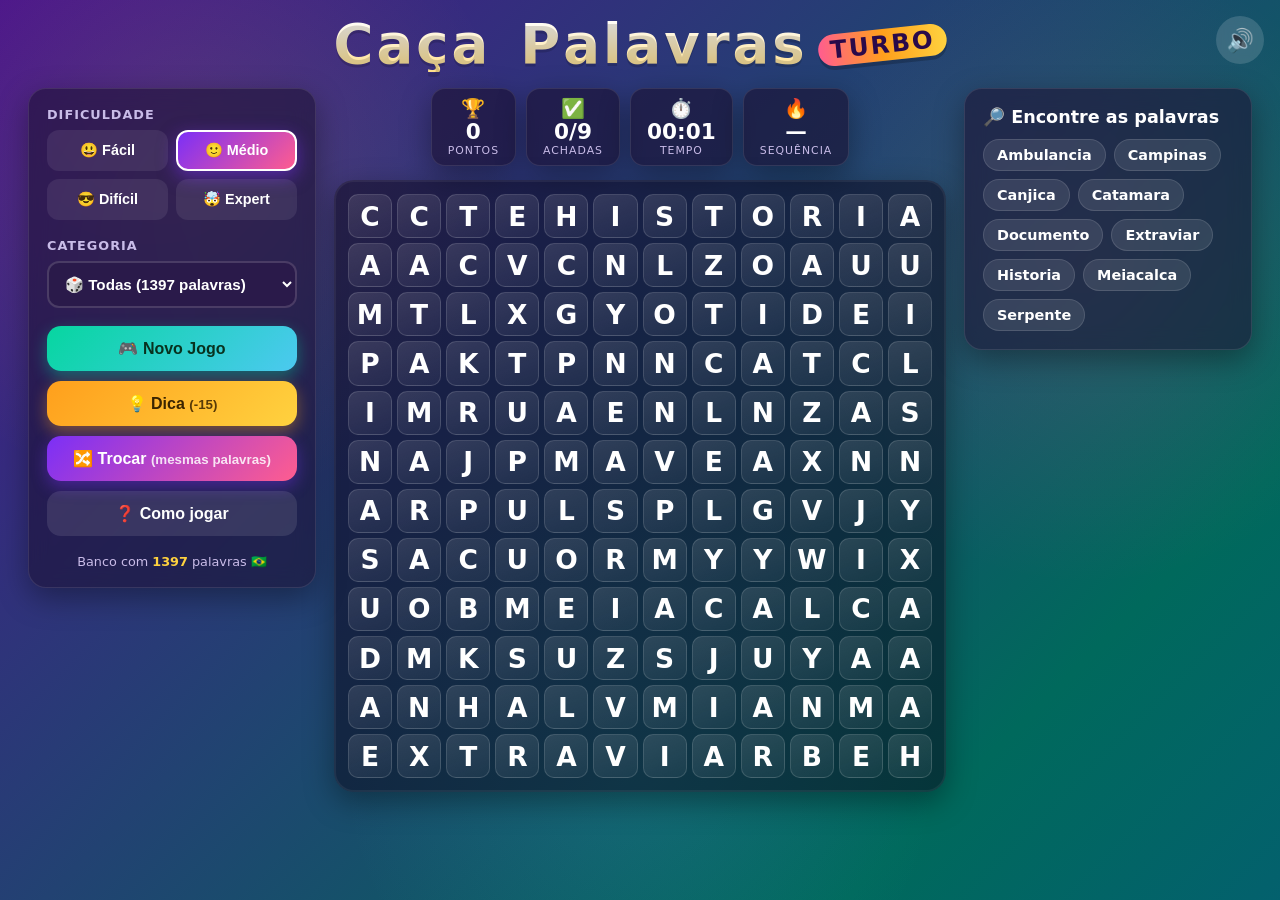
<file: index.html>
<!DOCTYPE html>
<html lang="pt-BR">
<head>
  <meta charset="UTF-8" />
  <meta name="viewport" content="width=device-width, initial-scale=1.0" />
  <meta name="theme-color" content="#7b2ff7" />
  <meta name="description" content="Caça-Palavras Turbo — jogo de caça-palavras colorido e divertido com palavras em todas as direções, dificuldades e mais de 1300 palavras." />
  <title>🔤 Caça-Palavras Turbo</title>
  <link rel="stylesheet" href="css/style.css?v=6" />
  <link rel="icon" href="data:image/svg+xml,<svg xmlns='http://www.w3.org/2000/svg' viewBox='0 0 100 100'><text y='.9em' font-size='90'>🔤</text></svg>" />
</head>
<body>
  <div class="fundo-animado" aria-hidden="true"></div>

  <header class="topo">
    <h1 class="titulo">
      <span class="letra" style="--i:0">C</span><span class="letra" style="--i:1">a</span><span class="letra" style="--i:2">ç</span><span class="letra" style="--i:3">a</span>
      <span class="titulo-espaco"></span>
      <span class="letra" style="--i:4">P</span><span class="letra" style="--i:5">a</span><span class="letra" style="--i:6">l</span><span class="letra" style="--i:7">a</span><span class="letra" style="--i:8">v</span><span class="letra" style="--i:9">r</span><span class="letra" style="--i:10">a</span><span class="letra" style="--i:11">s</span>
      <span class="turbo">TURBO</span>
    </h1>
    <button id="btn-mudo" class="btn-icone" title="Ligar/desligar som" aria-label="Som">🔊</button>
  </header>

  <main class="jogo">
    <!-- Painel de controles -->
    <section class="painel painel-controles">
      <div class="bloco">
        <label class="rotulo">Dificuldade</label>
        <div class="dificuldades">
          <button class="dif-btn" data-dif="facil">😃 Fácil</button>
          <button class="dif-btn" data-dif="medio">🙂 Médio</button>
          <button class="dif-btn" data-dif="dificil">😎 Difícil</button>
          <button class="dif-btn" data-dif="expert">🤯 Expert</button>
        </div>
      </div>

      <div class="bloco">
        <label class="rotulo" for="sel-categoria">Categoria</label>
        <select id="sel-categoria" class="seletor"></select>
      </div>

      <div class="bloco acoes">
        <button id="btn-novo" class="btn btn-primario" title="Sorteia novas palavras">🎮 Novo Jogo</button>
        <button id="btn-dica" class="btn btn-secundario">💡 Dica <small>(-15)</small></button>
        <button id="btn-embaralhar" class="btn btn-terciario" title="Mesmas palavras em novas posições">🔀 Trocar <small>(mesmas palavras)</small></button>
        <button id="btn-ajuda" class="btn btn-fantasma">❓ Como jogar</button>
      </div>

      <p class="rodape-banco">Banco com <strong id="total-banco">0</strong> palavras 🇧🇷</p>
    </section>

    <!-- Grade -->
    <section class="area-grade">
      <div class="placar">
        <div class="placar-item"><span class="placar-emoji">🏆</span><span id="pontos" class="placar-valor">0</span><span class="placar-nome">pontos</span></div>
        <div class="placar-item"><span class="placar-emoji">✅</span><span id="contador" class="placar-valor">0/0</span><span class="placar-nome">achadas</span></div>
        <div class="placar-item"><span class="placar-emoji">⏱️</span><span id="tempo" class="placar-valor">00:00</span><span class="placar-nome">tempo</span></div>
        <div class="placar-item"><span class="placar-emoji">🔥</span><span id="sequencia" class="placar-valor">—</span><span class="placar-nome">sequência</span></div>
      </div>
      <div id="grid" class="grid" role="grid" aria-label="Grade de letras"></div>
    </section>

    <!-- Lista de palavras -->
    <section class="painel painel-lista">
      <h2 class="lista-titulo">🔎 Encontre as palavras</h2>
      <ul id="lista-palavras" class="lista-palavras"></ul>
    </section>
  </main>

  <!-- Modal de vitória -->
  <div id="modal-vitoria" class="modal" role="dialog" aria-modal="true">
    <div class="modal-caixa modal-vitoria">
      <div class="troféu">🏆</div>
      <h2 class="modal-titulo">Você venceu! 🎉</h2>
      <p class="modal-sub">Todas as palavras encontradas!</p>
      <div class="stats-vitoria">
        <div class="stat"><span class="stat-valor" id="vit-pontos">0</span><span class="stat-nome">🏆 Pontos</span></div>
        <div class="stat"><span class="stat-valor" id="vit-tempo">00:00</span><span class="stat-nome">⏱️ Tempo</span></div>
        <div class="stat"><span class="stat-valor" id="vit-palavras">0</span><span class="stat-nome">📝 Palavras</span></div>
        <div class="stat"><span class="stat-valor" id="vit-dicas">0</span><span class="stat-nome">💡 Dicas</span></div>
        <div class="stat stat-bonus"><span class="stat-valor" id="vit-bonus">+0</span><span class="stat-nome">⚡ Bônus tempo</span></div>
      </div>
      <div class="modal-acoes">
        <button id="btn-jogar-novamente" class="btn btn-primario grande">🎮 Jogar Novamente</button>
        <button id="btn-fechar-modal" class="btn btn-fantasma">Fechar</button>
      </div>
    </div>
  </div>

  <!-- Modal de ajuda -->
  <div id="modal-ajuda" class="modal" role="dialog" aria-modal="true">
    <div class="modal-caixa">
      <h2 class="modal-titulo">❓ Como jogar</h2>
      <ul class="ajuda-lista">
        <li>🖱️ <strong>Arraste</strong> (mouse ou dedo) da primeira até a última letra de uma palavra.</li>
        <li>🧭 As palavras podem estar na <strong>horizontal, vertical, diagonal</strong> — e até de <strong>trás pra frente</strong>!</li>
        <li>🎯 Quanto <strong>maior a dificuldade</strong>, maior a grade e mais direções escondidas.</li>
        <li>🔥 Ache palavras em <strong>sequência</strong> sem errar para ganhar bônus de pontos.</li>
        <li>💡 Sem ideia? Use uma <strong>dica</strong> — mas custa 15 pontos.</li>
        <li>🔍 No celular, dê <strong>zoom com dois dedos</strong> se quiser ver as letras maiores.</li>
        <li>⚡ Termine rápido para ganhar um grande <strong>bônus de tempo</strong> no final!</li>
      </ul>
      <div class="modal-acoes">
        <button id="btn-fechar-ajuda" class="btn btn-primario">Entendi! 👍</button>
      </div>
    </div>
  </div>

  <script src="js/words.js?v=6"></script>
  <script src="js/audio.js?v=6"></script>
  <script src="js/game.js?v=6"></script>
</body>
</html>
</file>
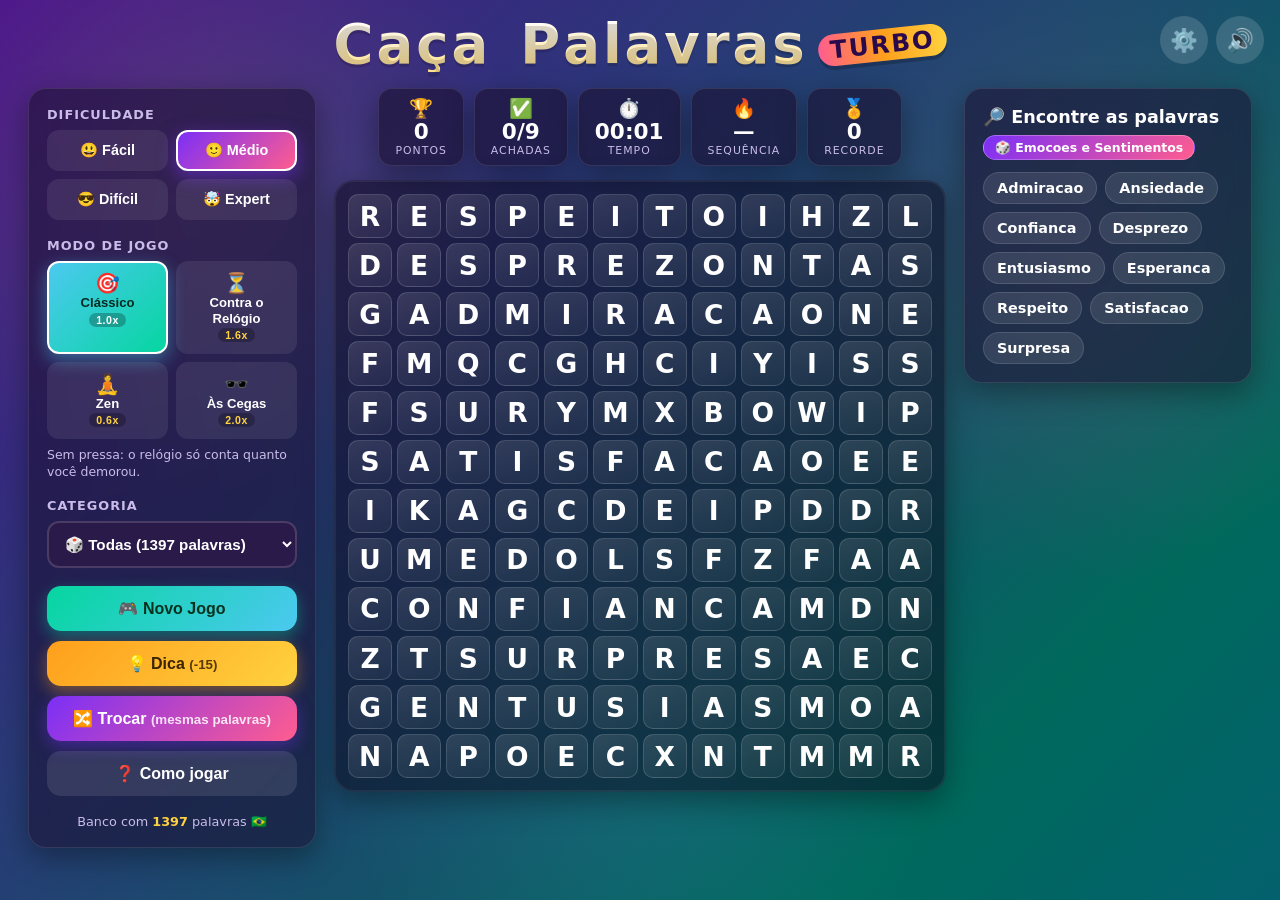
<file: wwwroot/index.html>
<!DOCTYPE html>
<html lang="pt-BR">
<head>
  <meta charset="UTF-8" />
  <meta name="viewport" content="width=device-width, initial-scale=1.0" />
  <meta name="theme-color" content="#7b2ff7" />
  <meta name="description" content="Caça-Palavras Turbo — jogo de caça-palavras colorido e divertido com modos de jogo, temas, palavras em todas as direções, dificuldades e mais de 1300 palavras." />
  <title>🔤 Caça-Palavras Turbo</title>
  <link rel="stylesheet" href="css/style.css?v=11" />
  <link rel="icon" href="data:image/svg+xml,<svg xmlns='http://www.w3.org/2000/svg' viewBox='0 0 100 100'><text y='.9em' font-size='90'>🔤</text></svg>" />
</head>
<body data-tema="turbo">
  <div class="fundo-animado" aria-hidden="true"></div>

  <header class="topo">
    <h1 class="titulo">
      <span class="titulo-palavra"><span class="letra" style="--i:0">C</span><span class="letra" style="--i:1">a</span><span class="letra" style="--i:2">ç</span><span class="letra" style="--i:3">a</span></span>
      <span class="titulo-espaco"></span>
      <span class="titulo-palavra"><span class="letra" style="--i:4">P</span><span class="letra" style="--i:5">a</span><span class="letra" style="--i:6">l</span><span class="letra" style="--i:7">a</span><span class="letra" style="--i:8">v</span><span class="letra" style="--i:9">r</span><span class="letra" style="--i:10">a</span><span class="letra" style="--i:11">s</span></span>
      <span class="turbo">TURBO</span>
    </h1>
    <div class="topo-acoes">
      <button id="btn-opcoes" class="btn-icone" title="Opções do jogo" aria-label="Opções">⚙️</button>
      <button id="btn-mudo" class="btn-icone" title="Ligar/desligar som" aria-label="Som">🔊</button>
    </div>
  </header>

  <main class="jogo">
    <!-- Painel de controles -->
    <section class="painel painel-controles">
      <div class="bloco">
        <label class="rotulo">Dificuldade</label>
        <div class="dificuldades">
          <button class="dif-btn" data-dif="facil">😃 Fácil</button>
          <button class="dif-btn" data-dif="medio">🙂 Médio</button>
          <button class="dif-btn" data-dif="dificil">😎 Difícil</button>
          <button class="dif-btn" data-dif="expert">🤯 Expert</button>
        </div>
      </div>

      <div class="bloco">
        <label class="rotulo">Modo de jogo</label>
        <div id="modos" class="modos"></div>
        <p id="modo-dica" class="modo-dica"></p>
        <div class="bloco-tempo-relogio" id="bloco-tempo-relogio" hidden>
          <label class="rotulo rotulo-tempo">⏳ Duração</label>
          <div id="tempos-relogio" class="tempos-relogio"></div>
        </div>
      </div>

      <div class="bloco">
        <label class="rotulo" for="sel-categoria">Categoria</label>
        <select id="sel-categoria" class="seletor"></select>
      </div>

      <div class="bloco acoes">
        <button id="btn-novo" class="btn btn-primario" title="Sorteia novas palavras">🎮 Novo Jogo</button>
        <button id="btn-dica" class="btn btn-secundario">💡 Dica <small>(-15)</small></button>
        <button id="btn-embaralhar" class="btn btn-terciario" title="Mesmas palavras em novas posições">🔀 Trocar <small>(mesmas palavras)</small></button>
        <button id="btn-ajuda" class="btn btn-fantasma">❓ Como jogar</button>
      </div>

      <p class="rodape-banco">Banco com <strong id="total-banco">0</strong> palavras 🇧🇷</p>
    </section>

    <!-- Grade -->
    <section class="area-grade">
      <div class="placar">
        <div class="placar-item"><span class="placar-emoji">🏆</span><span id="pontos" class="placar-valor">0</span><span class="placar-nome">pontos</span></div>
        <div class="placar-item"><span class="placar-emoji">✅</span><span id="contador" class="placar-valor">0/0</span><span class="placar-nome">achadas</span></div>
        <div class="placar-item"><span class="placar-emoji">⏱️</span><span id="tempo" class="placar-valor">00:00</span><span class="placar-nome">tempo</span></div>
        <div class="placar-item"><span class="placar-emoji">🔥</span><span id="sequencia" class="placar-valor">—</span><span class="placar-nome">sequência</span></div>
        <div class="placar-item"><span class="placar-emoji">🏅</span><span id="recorde" class="placar-valor">0</span><span class="placar-nome">recorde</span></div>
      </div>
      <div id="grid" class="grid" role="grid" aria-label="Grade de letras"></div>
    </section>

    <!-- Lista de palavras -->
    <section class="painel painel-lista">
      <h2 class="lista-titulo">🔎 Encontre as palavras <span id="categoria-rodada" class="categoria-rodada"></span></h2>
      <ul id="lista-palavras" class="lista-palavras"></ul>
    </section>
  </main>

  <!-- Modal de vitória -->
  <div id="modal-vitoria" class="modal" role="dialog" aria-modal="true">
    <div class="modal-caixa modal-vitoria">
      <div class="troféu">🏆</div>
      <h2 class="modal-titulo">Você venceu! 🎉</h2>
      <p class="modal-sub" id="vit-sub">Todas as palavras encontradas!</p>
      <p class="modal-recorde" id="vit-recorde-msg" hidden>🏆 Novo recorde nesta dificuldade!</p>
      <div class="stats-vitoria">
        <div class="stat"><span class="stat-valor" id="vit-pontos">0</span><span class="stat-nome">🏆 Pontos</span></div>
        <div class="stat"><span class="stat-valor" id="vit-tempo">00:00</span><span class="stat-nome">⏱️ Tempo</span></div>
        <div class="stat"><span class="stat-valor" id="vit-palavras">0</span><span class="stat-nome">📝 Palavras</span></div>
        <div class="stat"><span class="stat-valor" id="vit-dicas">0</span><span class="stat-nome">💡 Dicas</span></div>
        <div class="stat stat-bonus"><span class="stat-valor" id="vit-bonus">+0</span><span class="stat-nome">⚡ Bônus final</span></div>
      </div>
      <div class="modal-acoes">
        <button id="btn-jogar-novamente" class="btn btn-primario grande">🎮 Jogar Novamente</button>
        <button id="btn-fechar-modal" class="btn btn-fantasma">Fechar</button>
      </div>
    </div>
  </div>

  <!-- Modal de derrota (modo Contra o Relógio) -->
  <div id="modal-derrota" class="modal" role="dialog" aria-modal="true">
    <div class="modal-caixa modal-derrota">
      <div class="relogio-fim">⏰</div>
      <h2 class="modal-titulo">Acabou o tempo!</h2>
      <p class="modal-sub">As palavras que faltaram estão marcadas na grade. 👀</p>
      <div class="stats-vitoria">
        <div class="stat"><span class="stat-valor" id="der-pontos">0</span><span class="stat-nome">🏆 Pontos</span></div>
        <div class="stat"><span class="stat-valor" id="der-achadas">0/0</span><span class="stat-nome">✅ Achadas</span></div>
      </div>
      <div class="modal-acoes">
        <button id="btn-tentar-novamente" class="btn btn-primario grande">🔁 Tentar de Novo</button>
        <button id="btn-fechar-derrota" class="btn btn-fantasma">Ver a grade</button>
      </div>
    </div>
  </div>

  <!-- Modal de opções -->
  <div id="modal-opcoes" class="modal" role="dialog" aria-modal="true">
    <div class="modal-caixa modal-opcoes">
      <h2 class="modal-titulo">⚙️ Opções</h2>

      <div class="opcao-bloco">
        <label class="rotulo">🎨 Tema visual</label>
        <div id="temas" class="temas"></div>
      </div>

      <div class="opcao-bloco">
        <label class="rotulo">✨ Extras</label>
        <ul class="opcoes-lista">
          <li class="opcao-item">
            <label for="opt-bonus">
              <span class="opcao-nome">🎁 Palavra secreta</span>
              <span class="opcao-desc">Esconde uma palavra extra fora da lista (vale no próximo jogo).</span>
            </label>
            <input type="checkbox" id="opt-bonus" class="interruptor" />
          </li>
          <li class="opcao-item">
            <label for="opt-som">
              <span class="opcao-nome">🔊 Efeitos sonoros</span>
              <span class="opcao-desc">Sons de seleção, acerto, erro e vitória.</span>
            </label>
            <input type="checkbox" id="opt-som" class="interruptor" />
          </li>
          <li class="opcao-item">
            <label for="opt-animacoes">
              <span class="opcao-nome">🎬 Animações</span>
              <span class="opcao-desc">Fundo animado, confete e efeitos das letras.</span>
            </label>
            <input type="checkbox" id="opt-animacoes" class="interruptor" />
          </li>
          <li class="opcao-item">
            <label for="opt-cronometro">
              <span class="opcao-nome">⏱️ Mostrar cronômetro</span>
              <span class="opcao-desc">Desligue para jogar sem olhar o relógio (no Contra o Relógio ele continua visível).</span>
            </label>
            <input type="checkbox" id="opt-cronometro" class="interruptor" />
          </li>
        </ul>
      </div>

      <div class="modal-acoes">
        <button id="btn-zerar-recordes" class="btn btn-fantasma">🗑️ Apagar recordes</button>
        <button id="btn-fechar-opcoes" class="btn btn-primario">Pronto! 👍</button>
      </div>
    </div>
  </div>

  <!-- Modal de ajuda -->
  <div id="modal-ajuda" class="modal" role="dialog" aria-modal="true">
    <div class="modal-caixa">
      <h2 class="modal-titulo">❓ Como jogar</h2>
      <ul class="ajuda-lista">
        <li>🖱️ <strong>Arraste</strong> (mouse ou dedo) da primeira até a última letra de uma palavra.</li>
        <li>🧭 As palavras podem estar na <strong>horizontal, vertical, diagonal</strong> — e até de <strong>trás pra frente</strong>!</li>
        <li>🎯 Quanto <strong>maior a dificuldade</strong>, maior a grade e mais direções escondidas. No <strong>Difícil</strong> e no <strong>Expert</strong> sempre há palavras na diagonal e invertidas.</li>
        <li>🎲 Toda rodada tem um <strong>tema só</strong> (Animais, Frutas, Países...), mostrado ao lado da lista.</li>
        <li>👍 Não precisa parar a seleção na letra exata: pode <strong>passar até 3 casas</strong> além de cada ponta da palavra.</li>
        <li>🎮 Escolha um <strong>modo de jogo</strong>: Clássico, ⏳ Contra o Relógio, 🧘 Zen ou 🕶️ Às Cegas — cada um vale uma pontuação diferente.</li>
        <li>⏳ No <strong>Contra o Relógio</strong>, você escolhe a duração (1 a 10 min); o tempo só desce, sem bônus por acertar.</li>
        <li>🔥 Ache palavras em <strong>sequência</strong> sem errar para ganhar bônus de pontos.</li>
        <li>💡 Sem ideia? Use uma <strong>dica</strong> — mas custa 15 pontos (no Zen é de graça).</li>
        <li>🎁 Há uma <strong>palavra secreta</strong> escondida fora da lista: ache para ganhar pontos extra.</li>
        <li>🔍 No celular, dê <strong>zoom com dois dedos</strong> se quiser ver as letras maiores.</li>
        <li>⚙️ Em <strong>Opções</strong> dá para trocar o tema visual e ligar/desligar os extras.</li>
      </ul>
      <div class="modal-acoes">
        <button id="btn-fechar-ajuda" class="btn btn-primario">Entendi! 👍</button>
      </div>
    </div>
  </div>

  <script src="js/words.js?v=11"></script>
  <script src="js/audio.js?v=11"></script>
  <script src="js/game.js?v=11"></script>
</body>
</html>
</file>
<file: css/style.css>
/* =============================================================================
 * Caça-Palavras Turbo — Estilo
 * Colorido, animado e responsivo (desktop + mobile).
 * ========================================================================== */

:root {
  --roxo: #7b2ff7;
  --rosa: #ff5d8f;
  --azul: #4cc9f0;
  --verde: #06d6a0;
  --amarelo: #ffd23f;
  --laranja: #ff9f1c;
  --escuro: #1a1030;
  --escuro2: #2a1a4a;
  --texto: #ffffff;
  --texto-suave: #c9bce8;
  --sombra: 0 10px 30px rgba(0, 0, 0, 0.35);
  --raio: 18px;
  --cel-borda: rgba(255, 255, 255, 0.14);
}

* { box-sizing: border-box; margin: 0; padding: 0; }

html, body {
  height: 100%;
}

body {
  font-family: "Segoe UI", system-ui, -apple-system, "Trebuchet MS", sans-serif;
  color: var(--texto);
  background: var(--escuro);
  overflow-x: hidden;
  min-height: 100vh;
  -webkit-tap-highlight-color: transparent;
  user-select: none;
  -webkit-user-select: none;
}

/* -------------------------- Fundo animado ------------------------------- */
.fundo-animado {
  position: fixed;
  inset: 0;
  z-index: -1;
  background: linear-gradient(-45deg, #2a0a4a, #4a148c, #6a1b9a, #0d47a1, #00695c, #4a148c);
  background-size: 400% 400%;
  animation: gradiente 18s ease infinite;
}
.fundo-animado::after {
  content: "";
  position: absolute;
  inset: 0;
  background-image:
    radial-gradient(circle at 15% 20%, rgba(255, 210, 63, 0.12), transparent 25%),
    radial-gradient(circle at 85% 30%, rgba(255, 93, 143, 0.14), transparent 25%),
    radial-gradient(circle at 50% 85%, rgba(76, 201, 240, 0.12), transparent 30%);
}
@keyframes gradiente {
  0% { background-position: 0% 50%; }
  50% { background-position: 100% 50%; }
  100% { background-position: 0% 50%; }
}

/* ------------------------------ Topo ------------------------------------ */
.topo {
  display: flex;
  align-items: center;
  justify-content: center;
  position: relative;
  padding: 18px 16px 6px;
}

.titulo {
  font-size: clamp(1.8rem, 6vw, 3.4rem);
  font-weight: 900;
  letter-spacing: 1px;
  text-align: center;
  line-height: 1;
  display: flex;
  flex-wrap: wrap;
  align-items: center;
  justify-content: center;
  gap: 2px;
}
.titulo-espaco { width: 0.5em; }
.letra {
  display: inline-block;
  background: linear-gradient(180deg, #fff, #ffe08a);
  -webkit-background-clip: text;
  background-clip: text;
  color: transparent;
  text-shadow: 0 3px 0 rgba(0, 0, 0, 0.15);
  animation: pula 2.4s ease-in-out infinite;
  animation-delay: calc(var(--i) * 0.08s);
}
@keyframes pula {
  0%, 100% { transform: translateY(0) rotate(0); }
  40% { transform: translateY(-8px) rotate(-3deg); }
}
.turbo {
  display: inline-block;
  margin-left: 10px;
  font-size: 0.45em;
  font-weight: 900;
  background: linear-gradient(90deg, var(--rosa), var(--laranja), var(--amarelo));
  color: #2a0a4a;
  padding: 4px 12px;
  border-radius: 999px;
  transform: rotate(-6deg);
  box-shadow: 0 4px 0 rgba(0, 0, 0, 0.2);
  letter-spacing: 2px;
  -webkit-text-fill-color: #2a0a4a;
}

.btn-icone {
  position: absolute;
  right: 16px;
  top: 16px;
  width: 48px;
  height: 48px;
  font-size: 1.4rem;
  border: none;
  border-radius: 50%;
  background: rgba(255, 255, 255, 0.15);
  backdrop-filter: blur(6px);
  cursor: pointer;
  transition: transform 0.15s, background 0.2s;
}
.btn-icone:hover { transform: scale(1.1); background: rgba(255, 255, 255, 0.25); }
.btn-icone:active { transform: scale(0.92); }
.btn-icone.mutado { opacity: 0.6; }

/* ------------------------------ Layout ---------------------------------- */
.jogo {
  display: grid;
  grid-template-columns: minmax(220px, 1fr) auto minmax(220px, 1fr);
  gap: 18px;
  align-items: start;
  justify-content: center;
  padding: 10px clamp(10px, 3vw, 28px) 40px;
  max-width: 1400px;
  margin: 0 auto;
}

.painel {
  background: rgba(26, 16, 48, 0.55);
  backdrop-filter: blur(10px);
  border: 1px solid rgba(255, 255, 255, 0.1);
  border-radius: var(--raio);
  padding: 18px;
  box-shadow: var(--sombra);
}

/* --------------------------- Painel controles --------------------------- */
.bloco { margin-bottom: 18px; }
.rotulo {
  display: block;
  font-size: 0.8rem;
  text-transform: uppercase;
  letter-spacing: 1px;
  color: var(--texto-suave);
  margin-bottom: 8px;
  font-weight: 700;
}

.dificuldades {
  display: grid;
  grid-template-columns: 1fr 1fr;
  gap: 8px;
}
.dif-btn {
  padding: 10px 6px;
  border: 2px solid transparent;
  border-radius: 12px;
  background: rgba(255, 255, 255, 0.08);
  color: var(--texto);
  font-weight: 700;
  font-size: 0.9rem;
  cursor: pointer;
  transition: all 0.18s;
}
.dif-btn:hover { background: rgba(255, 255, 255, 0.16); transform: translateY(-2px); }
.dif-btn.ativo {
  background: linear-gradient(135deg, var(--roxo), var(--rosa));
  border-color: #fff;
  box-shadow: 0 6px 18px rgba(123, 47, 247, 0.5);
}

.seletor {
  width: 100%;
  padding: 12px;
  border-radius: 12px;
  border: 2px solid rgba(255, 255, 255, 0.15);
  background: var(--escuro2);
  color: var(--texto);
  font-size: 0.95rem;
  font-weight: 600;
  cursor: pointer;
}
.seletor:focus { outline: none; border-color: var(--azul); }

.acoes { display: flex; flex-direction: column; gap: 10px; }
.btn {
  border: none;
  border-radius: 14px;
  padding: 13px 16px;
  font-size: 1rem;
  font-weight: 800;
  cursor: pointer;
  transition: transform 0.15s, box-shadow 0.2s, filter 0.2s;
  color: #fff;
}
.btn small { font-weight: 600; opacity: 0.85; }
.btn:hover { transform: translateY(-2px); filter: brightness(1.08); }
.btn:active { transform: translateY(1px) scale(0.98); }
.btn-primario { background: linear-gradient(135deg, var(--verde), var(--azul)); box-shadow: 0 6px 16px rgba(6, 214, 160, 0.4); color: #08321f; }
.btn-secundario { background: linear-gradient(135deg, var(--laranja), var(--amarelo)); box-shadow: 0 6px 16px rgba(255, 159, 28, 0.4); color: #3a2400; }
.btn-terciario { background: linear-gradient(135deg, var(--roxo), var(--rosa)); box-shadow: 0 6px 16px rgba(123, 47, 247, 0.4); }
.btn-fantasma { background: rgba(255, 255, 255, 0.1); }
.btn.grande { padding: 16px 22px; font-size: 1.15rem; }

.rodape-banco {
  margin-top: 4px;
  font-size: 0.8rem;
  color: var(--texto-suave);
  text-align: center;
}
.rodape-banco strong { color: var(--amarelo); }

/* ------------------------------ Placar ---------------------------------- */
.area-grade { display: flex; flex-direction: column; align-items: center; gap: 14px; }

.placar {
  display: flex;
  gap: 10px;
  flex-wrap: wrap;
  justify-content: center;
}
.placar-item {
  display: flex;
  flex-direction: column;
  align-items: center;
  background: rgba(26, 16, 48, 0.6);
  border: 1px solid rgba(255, 255, 255, 0.1);
  border-radius: 14px;
  padding: 8px 16px;
  min-width: 78px;
  box-shadow: var(--sombra);
}
.placar-emoji { font-size: 1.2rem; }
.placar-valor { font-size: 1.35rem; font-weight: 900; line-height: 1.1; }
.placar-nome { font-size: 0.68rem; text-transform: uppercase; letter-spacing: 1px; color: var(--texto-suave); }

/* ------------------------------- Grade ---------------------------------- */
.grid {
  --n: 12;
  display: grid;
  grid-template-columns: repeat(var(--n), 1fr);
  gap: clamp(2px, 0.5vw, 5px);
  padding: clamp(6px, 1.2vw, 14px);
  background: rgba(10, 5, 25, 0.5);
  border-radius: 20px;
  box-shadow: var(--sombra), inset 0 0 0 2px rgba(255, 255, 255, 0.06);
  /* 1 dedo = seleção (sem rolar a tela); 2 dedos = zoom de pinça permitido. */
  touch-action: pinch-zoom;
  width: min(92vw, 68vh, 620px);
  aspect-ratio: 1 / 1;
}

.cel {
  display: flex;
  align-items: center;
  justify-content: center;
  aspect-ratio: 1 / 1;
  border-radius: clamp(5px, 1vw, 10px);
  background: linear-gradient(160deg, rgba(255, 255, 255, 0.12), rgba(255, 255, 255, 0.05));
  border: 1px solid var(--cel-borda);
  font-weight: 800;
  font-size: var(--cel-fonte, clamp(0.7rem, 2.4vw, 1.25rem));
  color: #fff;
  cursor: pointer;
  transition: transform 0.1s, background 0.15s;
  text-transform: uppercase;
}
.cel.sel {
  background: linear-gradient(160deg, var(--amarelo), var(--laranja));
  color: #2a0a4a;
  transform: scale(1.06);
  box-shadow: 0 0 12px rgba(255, 210, 63, 0.8);
  z-index: 2;
}
.cel.achado {
  background: var(--cor, var(--verde));
  color: #fff;
  border-color: rgba(255, 255, 255, 0.5);
  text-shadow: 0 1px 2px rgba(0, 0, 0, 0.35);
  cursor: default;
}
.cel.erro {
  background: linear-gradient(160deg, #ff3b3b, #b30000) !important;
  animation: tremer 0.35s;
}
/* Destaque da dica: cor ESTÁTICA (não depende de animação), então continua
   visível mesmo com "Reduzir movimento" ativado. Fica até o próximo toque. */
.cel.dica {
  background: linear-gradient(160deg, var(--amarelo), var(--laranja));
  color: #2a0a4a;
  border-color: #fff;
  transform: scale(1.2);
  box-shadow: 0 0 0 4px rgba(255, 210, 63, 0.55), 0 0 22px 5px var(--amarelo);
  z-index: 3;
  animation: pulsaDica 0.75s ease-in-out infinite;
}
.cel.pop { animation: pop 0.4s ease; }

@keyframes tremer {
  0%, 100% { transform: translateX(0); }
  25% { transform: translateX(-4px); }
  75% { transform: translateX(4px); }
}
/* Só a "respiração" do brilho é animada; o fundo amarelo é estático. */
@keyframes pulsaDica {
  0%, 100% { box-shadow: 0 0 0 4px rgba(255, 210, 63, 0.55), 0 0 22px 5px var(--amarelo); transform: scale(1.2); }
  50% { box-shadow: 0 0 0 7px rgba(255, 210, 63, 0.35), 0 0 32px 9px var(--laranja); transform: scale(1.32); }
}
@keyframes pop {
  0% { transform: scale(1); }
  50% { transform: scale(1.3); }
  100% { transform: scale(1); }
}

/* --------------------------- Lista de palavras -------------------------- */
.lista-titulo { font-size: 1.1rem; margin-bottom: 12px; }
.lista-palavras {
  list-style: none;
  display: flex;
  flex-wrap: wrap;
  gap: 8px;
}
.palavra-item {
  padding: 7px 13px;
  border-radius: 999px;
  background: rgba(255, 255, 255, 0.1);
  font-weight: 700;
  font-size: 0.9rem;
  border: 1px solid rgba(255, 255, 255, 0.12);
  transition: all 0.2s;
}
.palavra-item.achado {
  background: var(--cor-item, var(--verde));
  color: #fff;
  text-decoration: line-through;
  text-decoration-thickness: 2px;
  opacity: 0.9;
  transform: scale(0.96);
  border-color: rgba(255, 255, 255, 0.4);
}
/* Destaque estático do item (visível mesmo com "Reduzir movimento"). */
.palavra-item.destaque {
  background: linear-gradient(135deg, var(--amarelo), var(--laranja));
  color: #2a0a4a;
  border-color: #fff;
  box-shadow: 0 0 0 3px rgba(255, 210, 63, 0.4);
  animation: destaqueItem 0.5s ease-in-out infinite;
}
@keyframes destaqueItem {
  0%, 100% { transform: scale(1.06); }
  50% { transform: scale(1.14); }
}

/* ----------------------- Pontuação flutuante ---------------------------- */
.ganho-flutuante {
  position: fixed;
  transform: translate(-50%, 0);
  font-size: 1.5rem;
  font-weight: 900;
  color: var(--amarelo);
  text-shadow: 0 2px 6px rgba(0, 0, 0, 0.6);
  pointer-events: none;
  z-index: 100;
  animation: sobe 1s ease-out forwards;
}
@keyframes sobe {
  0% { opacity: 0; transform: translate(-50%, 0) scale(0.6); }
  20% { opacity: 1; transform: translate(-50%, -10px) scale(1.2); }
  100% { opacity: 0; transform: translate(-50%, -60px) scale(1); }
}

/* ------------------------------ Modais ---------------------------------- */
.modal {
  position: fixed;
  inset: 0;
  background: rgba(6, 3, 15, 0.75);
  backdrop-filter: blur(6px);
  display: none;
  align-items: center;
  justify-content: center;
  z-index: 200;
  padding: 20px;
}
.modal.aberto { display: flex; animation: fade 0.25s; }
@keyframes fade { from { opacity: 0; } to { opacity: 1; } }

.modal-caixa {
  background: linear-gradient(160deg, var(--escuro2), var(--escuro));
  border: 1px solid rgba(255, 255, 255, 0.15);
  border-radius: 24px;
  padding: 30px;
  max-width: 480px;
  width: 100%;
  text-align: center;
  box-shadow: 0 20px 60px rgba(0, 0, 0, 0.6);
  animation: entra 0.4s cubic-bezier(0.18, 0.89, 0.32, 1.28);
}
@keyframes entra {
  from { transform: scale(0.7) translateY(30px); opacity: 0; }
  to { transform: scale(1) translateY(0); opacity: 1; }
}
.troféu { font-size: 4.5rem; animation: pula 1.2s ease-in-out infinite; }
.modal-titulo {
  font-size: 1.8rem;
  margin: 8px 0;
  background: linear-gradient(90deg, var(--amarelo), var(--rosa));
  -webkit-background-clip: text;
  background-clip: text;
  color: transparent;
}
.modal-sub { color: var(--texto-suave); margin-bottom: 20px; }

.stats-vitoria {
  display: grid;
  grid-template-columns: 1fr 1fr;
  gap: 12px;
  margin-bottom: 24px;
}
.stat {
  background: rgba(255, 255, 255, 0.08);
  border-radius: 14px;
  padding: 14px 10px;
  display: flex;
  flex-direction: column;
  gap: 4px;
}
.stat-valor { font-size: 1.5rem; font-weight: 900; color: var(--amarelo); }
.stat-nome { font-size: 0.78rem; color: var(--texto-suave); }
.stat-bonus { grid-column: 1 / -1; background: linear-gradient(135deg, rgba(123,47,247,0.35), rgba(255,93,143,0.35)); }

.modal-acoes { display: flex; flex-direction: column; gap: 10px; }

.ajuda-lista {
  text-align: left;
  list-style: none;
  display: flex;
  flex-direction: column;
  gap: 12px;
  margin: 8px 0 22px;
}
.ajuda-lista li {
  background: rgba(255, 255, 255, 0.06);
  padding: 12px 14px;
  border-radius: 12px;
  font-size: 0.92rem;
  line-height: 1.4;
}

/* ------------------------------ Confete --------------------------------- */
.confete-container {
  position: fixed;
  inset: 0;
  pointer-events: none;
  z-index: 300;
  overflow: hidden;
}
.confete {
  position: absolute;
  top: -20px;
  border-radius: 2px;
  animation-name: cair;
  animation-timing-function: linear;
  animation-fill-mode: forwards;
}
@keyframes cair {
  0% { transform: translateY(-20px) rotate(0); opacity: 1; }
  100% { transform: translateY(105vh) rotate(720deg); opacity: 0.9; }
}

/* ------------------------------ Responsivo ------------------------------ */
@media (max-width: 980px) {
  .jogo {
    grid-template-columns: 1fr;
    gap: 14px;
  }
  .area-grade { order: -1; }
  .painel-lista { order: 0; }
  .painel-controles { order: 1; }
  .dificuldades { grid-template-columns: repeat(4, 1fr); }
  .acoes { flex-direction: row; flex-wrap: wrap; }
  .acoes .btn { flex: 1 1 45%; }
}

@media (max-width: 560px) {
  .topo { padding-top: 14px; }
  .btn-icone { width: 42px; height: 42px; top: 12px; right: 12px; }
  .grid { width: min(94vw, 94vw); }
  .painel { padding: 14px; }
  .dificuldades { grid-template-columns: 1fr 1fr; }
  .placar-item { padding: 6px 12px; min-width: 68px; }
  .placar-valor { font-size: 1.1rem; }
  .stats-vitoria { grid-template-columns: 1fr 1fr; }
  .modal-caixa { padding: 22px; }
}

@media (prefers-reduced-motion: reduce) {
  * { animation-duration: 0.001s !important; animation-iteration-count: 1 !important; }
  .fundo-animado { animation: none; }
}
</file>
<file: wwwroot/css/style.css>
/* =============================================================================
 * Caça-Palavras Turbo — Estilo
 * Colorido, animado e responsivo (desktop + mobile).
 * ========================================================================== */

:root {
  --roxo: #7b2ff7;
  --rosa: #ff5d8f;
  --azul: #4cc9f0;
  --verde: #06d6a0;
  --amarelo: #ffd23f;
  --laranja: #ff9f1c;
  --escuro: #1a1030;
  --escuro2: #2a1a4a;
  --texto: #ffffff;
  --texto-suave: #c9bce8;
  --sombra: 0 10px 30px rgba(0, 0, 0, 0.35);
  --raio: 18px;
  --cel-borda: rgba(255, 255, 255, 0.14);
  /* Cores do fundo animado (trocadas por cada tema). */
  --fundo1: #2a0a4a;
  --fundo2: #4a148c;
  --fundo3: #6a1b9a;
  --fundo4: #0d47a1;
  --fundo5: #00695c;
  --fundo6: #4a148c;
}

/* ------------------------------ Temas ----------------------------------- */
/* Cada tema só troca a paleta; todo o resto do visual continua igual. */
body[data-tema="oceano"] {
  --roxo: #1b6ca8; --rosa: #00b4d8; --azul: #48cae4; --verde: #06d6a0;
  --amarelo: #ffe066; --laranja: #ff9f1c;
  --escuro: #04202f; --escuro2: #0a3550; --texto-suave: #a9d6e5;
  --fundo1: #04202f; --fundo2: #0a3d62; --fundo3: #0b6e8a;
  --fundo4: #12798f; --fundo5: #05445e; --fundo6: #0a3d62;
}
body[data-tema="doce"] {
  --roxo: #b5179e; --rosa: #ff70a6; --azul: #70d6ff; --verde: #8ac926;
  --amarelo: #ffd670; --laranja: #ff9770;
  --escuro: #3d1230; --escuro2: #5a1c47; --texto-suave: #ffc8dd;
  --fundo1: #5a1c47; --fundo2: #a4247f; --fundo3: #e0559b;
  --fundo4: #ff8fab; --fundo5: #c9187e; --fundo6: #7b2361;
}
body[data-tema="floresta"] {
  --roxo: #2d6a4f; --rosa: #f4a261; --azul: #48cae4; --verde: #52b788;
  --amarelo: #e9c46a; --laranja: #ee9b00;
  --escuro: #0b2018; --escuro2: #14342a; --texto-suave: #b7e4c7;
  --fundo1: #0b2018; --fundo2: #1b4332; --fundo3: #2d6a4f;
  --fundo4: #40916c; --fundo5: #1b4332; --fundo6: #14342a;
}
body[data-tema="noite"] {
  --roxo: #5a189a; --rosa: #ff006e; --azul: #00b4d8; --verde: #00f5d4;
  --amarelo: #ffd60a; --laranja: #fb5607;
  --escuro: #05050d; --escuro2: #10101f; --texto-suave: #9aa0c9;
  --cel-borda: rgba(255, 255, 255, 0.1);
  --fundo1: #05050d; --fundo2: #10101f; --fundo3: #1b1035;
  --fundo4: #0b1b3a; --fundo5: #120a24; --fundo6: #05050d;
}

* { box-sizing: border-box; margin: 0; padding: 0; }

html, body {
  height: 100%;
}

body {
  font-family: "Segoe UI", system-ui, -apple-system, "Trebuchet MS", sans-serif;
  color: var(--texto);
  background: var(--escuro);
  overflow-x: hidden;
  min-height: 100vh;
  -webkit-tap-highlight-color: transparent;
  user-select: none;
  -webkit-user-select: none;
  /* Evita que o Android/iOS aumente sozinho o texto de listas/cards curtos
     (o "font boosting" deixava a lista de ajuda desproporcional no celular). */
  -webkit-text-size-adjust: 100%;
  text-size-adjust: 100%;
}

/* -------------------------- Fundo animado ------------------------------- */
.fundo-animado {
  position: fixed;
  inset: 0;
  z-index: -1;
  background: linear-gradient(-45deg, var(--fundo1), var(--fundo2), var(--fundo3), var(--fundo4), var(--fundo5), var(--fundo6));
  background-size: 400% 400%;
  animation: gradiente 18s ease infinite;
}
.fundo-animado::after {
  content: "";
  position: absolute;
  inset: 0;
  background-image:
    radial-gradient(circle at 15% 20%, rgba(255, 210, 63, 0.12), transparent 25%),
    radial-gradient(circle at 85% 30%, rgba(255, 93, 143, 0.14), transparent 25%),
    radial-gradient(circle at 50% 85%, rgba(76, 201, 240, 0.12), transparent 30%);
}
@keyframes gradiente {
  0% { background-position: 0% 50%; }
  50% { background-position: 100% 50%; }
  100% { background-position: 0% 50%; }
}

/* ------------------------------ Topo ------------------------------------ */
.topo {
  display: flex;
  align-items: center;
  justify-content: center;
  position: relative;
  padding: 18px 16px 6px;
}

.titulo {
  font-size: clamp(1.8rem, 6vw, 3.4rem);
  font-weight: 900;
  letter-spacing: 1px;
  text-align: center;
  line-height: 1;
  display: flex;
  flex-wrap: wrap;
  align-items: center;
  justify-content: center;
  gap: 2px;
}
.titulo-espaco { width: 0.5em; }
/* Mantém as letras de cada palavra juntas quando o título quebra de linha. */
.titulo-palavra { display: inline-flex; gap: 2px; }
.letra {
  display: inline-block;
  background: linear-gradient(180deg, #fff, #ffe08a);
  -webkit-background-clip: text;
  background-clip: text;
  color: transparent;
  text-shadow: 0 3px 0 rgba(0, 0, 0, 0.15);
  animation: pula 2.4s ease-in-out infinite;
  animation-delay: calc(var(--i) * 0.08s);
}
@keyframes pula {
  0%, 100% { transform: translateY(0) rotate(0); }
  40% { transform: translateY(-8px) rotate(-3deg); }
}
.turbo {
  display: inline-block;
  margin-left: 10px;
  font-size: 0.45em;
  font-weight: 900;
  background: linear-gradient(90deg, var(--rosa), var(--laranja), var(--amarelo));
  color: #2a0a4a;
  padding: 4px 12px;
  border-radius: 999px;
  transform: rotate(-6deg);
  box-shadow: 0 4px 0 rgba(0, 0, 0, 0.2);
  letter-spacing: 2px;
  -webkit-text-fill-color: #2a0a4a;
}

.topo-acoes {
  position: absolute;
  right: 16px;
  top: 16px;
  display: flex;
  gap: 8px;
}

.btn-icone {
  width: 48px;
  height: 48px;
  font-size: 1.4rem;
  border: none;
  border-radius: 50%;
  background: rgba(255, 255, 255, 0.15);
  backdrop-filter: blur(6px);
  cursor: pointer;
  transition: transform 0.15s, background 0.2s;
}
.btn-icone:hover { transform: scale(1.1); background: rgba(255, 255, 255, 0.25); }
.btn-icone:active { transform: scale(0.92); }
.btn-icone.mutado { opacity: 0.6; }

/* ------------------------------ Layout ---------------------------------- */
.jogo {
  display: grid;
  grid-template-columns: minmax(220px, 1fr) auto minmax(220px, 1fr);
  gap: 18px;
  align-items: start;
  justify-content: center;
  padding: 10px clamp(10px, 3vw, 28px) 40px;
  max-width: 1400px;
  margin: 0 auto;
}

.painel {
  background: rgba(26, 16, 48, 0.55);
  backdrop-filter: blur(10px);
  border: 1px solid rgba(255, 255, 255, 0.1);
  border-radius: var(--raio);
  padding: 18px;
  box-shadow: var(--sombra);
}

/* --------------------------- Painel controles --------------------------- */
.bloco { margin-bottom: 18px; }
.rotulo {
  display: block;
  font-size: 0.8rem;
  text-transform: uppercase;
  letter-spacing: 1px;
  color: var(--texto-suave);
  margin-bottom: 8px;
  font-weight: 700;
}

.dificuldades {
  display: grid;
  grid-template-columns: 1fr 1fr;
  gap: 8px;
}
.dif-btn {
  padding: 10px 6px;
  border: 2px solid transparent;
  border-radius: 12px;
  background: rgba(255, 255, 255, 0.08);
  color: var(--texto);
  font-weight: 700;
  font-size: 0.9rem;
  cursor: pointer;
  transition: all 0.18s;
}
.dif-btn:hover { background: rgba(255, 255, 255, 0.16); transform: translateY(-2px); }
.dif-btn.ativo {
  background: linear-gradient(135deg, var(--roxo), var(--rosa));
  border-color: #fff;
  box-shadow: 0 6px 18px rgba(123, 47, 247, 0.5);
}

/* --------------------------- Modos de jogo ------------------------------ */
.modos {
  display: grid;
  grid-template-columns: 1fr 1fr;
  gap: 8px;
}
.modo-btn {
  display: flex;
  flex-direction: column;
  align-items: center;
  gap: 2px;
  padding: 10px 6px;
  border: 2px solid transparent;
  border-radius: 12px;
  background: rgba(255, 255, 255, 0.08);
  color: var(--texto);
  cursor: pointer;
  transition: all 0.18s;
}
.modo-btn:hover { background: rgba(255, 255, 255, 0.16); transform: translateY(-2px); }
.modo-emoji { font-size: 1.25rem; line-height: 1; }
.modo-nome { font-weight: 700; font-size: 0.82rem; text-align: center; line-height: 1.15; }
.modo-mult {
  font-size: 0.66rem;
  font-weight: 800;
  letter-spacing: 0.5px;
  color: var(--amarelo);
  background: rgba(0, 0, 0, 0.25);
  border-radius: 999px;
  padding: 1px 7px;
}
.modo-btn.ativo {
  background: linear-gradient(135deg, var(--azul), var(--verde));
  border-color: #fff;
  box-shadow: 0 6px 18px rgba(76, 201, 240, 0.45);
  color: #062b22;
}
.modo-btn.ativo .modo-mult { color: #fff; }
.modo-dica {
  margin-top: 8px;
  font-size: 0.78rem;
  line-height: 1.35;
  color: var(--texto-suave);
}

/* Duração do Contra o Relógio, escolhida pelo jogador (só aparece nesse modo). */
.bloco-tempo-relogio { margin-top: 14px; }
.rotulo-tempo { margin-bottom: 8px; }
.tempos-relogio {
  display: flex;
  flex-wrap: wrap;
  gap: 8px;
}
.tempo-btn {
  flex: 1 1 28%;
  padding: 9px 10px;
  border-radius: 999px;
  border: 2px solid rgba(255, 255, 255, 0.15);
  background: rgba(255, 255, 255, 0.08);
  color: var(--texto);
  font-weight: 700;
  font-size: 0.86rem;
  cursor: pointer;
  transition: all 0.18s;
}
.tempo-btn:hover { background: rgba(255, 255, 255, 0.18); transform: translateY(-2px); }
.tempo-btn.ativo {
  background: linear-gradient(135deg, var(--laranja), var(--amarelo));
  border-color: #fff;
  box-shadow: 0 6px 16px rgba(255, 159, 28, 0.45);
  color: #3a2400;
}

.seletor {
  width: 100%;
  padding: 12px;
  border-radius: 12px;
  border: 2px solid rgba(255, 255, 255, 0.15);
  background: var(--escuro2);
  color: var(--texto);
  font-size: 0.95rem;
  font-weight: 600;
  cursor: pointer;
}
.seletor:focus { outline: none; border-color: var(--azul); }

.acoes { display: flex; flex-direction: column; gap: 10px; }
.btn {
  border: none;
  border-radius: 14px;
  padding: 13px 16px;
  font-size: 1rem;
  font-weight: 800;
  cursor: pointer;
  transition: transform 0.15s, box-shadow 0.2s, filter 0.2s;
  color: #fff;
}
.btn small { font-weight: 600; opacity: 0.85; }
.btn:hover { transform: translateY(-2px); filter: brightness(1.08); }
.btn:active { transform: translateY(1px) scale(0.98); }
.btn-primario { background: linear-gradient(135deg, var(--verde), var(--azul)); box-shadow: 0 6px 16px rgba(6, 214, 160, 0.4); color: #08321f; }
.btn-secundario { background: linear-gradient(135deg, var(--laranja), var(--amarelo)); box-shadow: 0 6px 16px rgba(255, 159, 28, 0.4); color: #3a2400; }
.btn-terciario { background: linear-gradient(135deg, var(--roxo), var(--rosa)); box-shadow: 0 6px 16px rgba(123, 47, 247, 0.4); }
.btn-fantasma { background: rgba(255, 255, 255, 0.1); }
.btn.grande { padding: 16px 22px; font-size: 1.15rem; }

.rodape-banco {
  margin-top: 4px;
  font-size: 0.8rem;
  color: var(--texto-suave);
  text-align: center;
}
.rodape-banco strong { color: var(--amarelo); }

/* ------------------------------ Placar ---------------------------------- */
.area-grade { display: flex; flex-direction: column; align-items: center; gap: 14px; }

.placar {
  display: flex;
  gap: 10px;
  flex-wrap: wrap;
  justify-content: center;
}
.placar-item {
  display: flex;
  flex-direction: column;
  align-items: center;
  background: rgba(26, 16, 48, 0.6);
  border: 1px solid rgba(255, 255, 255, 0.1);
  border-radius: 14px;
  padding: 8px 16px;
  min-width: 78px;
  box-shadow: var(--sombra);
}
.placar-emoji { font-size: 1.2rem; }
.placar-valor { font-size: 1.35rem; font-weight: 900; line-height: 1.1; }
.placar-nome { font-size: 0.68rem; text-transform: uppercase; letter-spacing: 1px; color: var(--texto-suave); }
/* Contagem regressiva chegando ao fim: fica vermelho e pulsa. */
.placar-valor.perigo {
  color: #ff4d4d;
  text-shadow: 0 0 12px rgba(255, 77, 77, 0.7);
  animation: pulsaPerigo 0.6s ease-in-out infinite;
}
@keyframes pulsaPerigo {
  0%, 100% { transform: scale(1); }
  50% { transform: scale(1.16); }
}

/* ------------------------------- Grade ---------------------------------- */
.grid {
  --n: 12;
  display: grid;
  grid-template-columns: repeat(var(--n), 1fr);
  gap: clamp(2px, 0.5vw, 5px);
  padding: clamp(6px, 1.2vw, 14px);
  background: rgba(10, 5, 25, 0.5);
  border-radius: 20px;
  box-shadow: var(--sombra), inset 0 0 0 2px rgba(255, 255, 255, 0.06);
  /* 1 dedo = seleção (sem rolar a tela); 2 dedos = zoom de pinça permitido. */
  touch-action: pinch-zoom;
  width: min(92vw, 68vh, 620px);
  aspect-ratio: 1 / 1;
}

.cel {
  display: flex;
  align-items: center;
  justify-content: center;
  aspect-ratio: 1 / 1;
  border-radius: clamp(5px, 1vw, 10px);
  background: linear-gradient(160deg, rgba(255, 255, 255, 0.12), rgba(255, 255, 255, 0.05));
  border: 1px solid var(--cel-borda);
  font-weight: 800;
  font-size: var(--cel-fonte, clamp(0.7rem, 2.4vw, 1.25rem));
  color: #fff;
  cursor: pointer;
  transition: transform 0.1s, background 0.15s;
  text-transform: uppercase;
}
.cel.sel {
  background: linear-gradient(160deg, var(--amarelo), var(--laranja));
  color: #2a0a4a;
  transform: scale(1.06);
  box-shadow: 0 0 12px rgba(255, 210, 63, 0.8);
  z-index: 2;
}
.cel.achado {
  background: var(--cor, var(--verde));
  color: #fff;
  border-color: rgba(255, 255, 255, 0.5);
  text-shadow: 0 1px 2px rgba(0, 0, 0, 0.35);
  cursor: default;
}
.cel.erro {
  background: linear-gradient(160deg, #ff3b3b, #b30000) !important;
  animation: tremer 0.35s;
}
/* Destaque da dica: cor ESTÁTICA (não depende de animação), então continua
   visível mesmo com "Reduzir movimento" ativado. Fica até o próximo toque. */
.cel.dica {
  background: linear-gradient(160deg, var(--amarelo), var(--laranja));
  color: #2a0a4a;
  border-color: #fff;
  transform: scale(1.2);
  box-shadow: 0 0 0 4px rgba(255, 210, 63, 0.55), 0 0 22px 5px var(--amarelo);
  z-index: 3;
  animation: pulsaDica 0.75s ease-in-out infinite;
}
.cel.pop { animation: pop 0.4s ease; }
/* Palavra secreta (bônus escondido, não aparece na lista até ser achada). */
.cel.bonus {
  background: linear-gradient(160deg, var(--amarelo), var(--rosa), var(--roxo));
  background-size: 220% 220%;
  animation: brilhoBonus 1.4s ease infinite;
  color: #fff;
  border-color: #fff;
  text-shadow: 0 1px 3px rgba(0, 0, 0, 0.5);
  cursor: default;
}
/* Palavras que ficaram sem achar (mostradas quando o tempo acaba). */
.cel.revelada {
  background: rgba(255, 77, 77, 0.28);
  border-color: rgba(255, 120, 120, 0.85);
  color: #ffd9d9;
  box-shadow: inset 0 0 0 1px rgba(255, 120, 120, 0.5);
}
@keyframes brilhoBonus {
  0%, 100% { background-position: 0% 50%; }
  50% { background-position: 100% 50%; }
}

@keyframes tremer {
  0%, 100% { transform: translateX(0); }
  25% { transform: translateX(-4px); }
  75% { transform: translateX(4px); }
}
/* Só a "respiração" do brilho é animada; o fundo amarelo é estático. */
@keyframes pulsaDica {
  0%, 100% { box-shadow: 0 0 0 4px rgba(255, 210, 63, 0.55), 0 0 22px 5px var(--amarelo); transform: scale(1.2); }
  50% { box-shadow: 0 0 0 7px rgba(255, 210, 63, 0.35), 0 0 32px 9px var(--laranja); transform: scale(1.32); }
}
@keyframes pop {
  0% { transform: scale(1); }
  50% { transform: scale(1.3); }
  100% { transform: scale(1); }
}

/* --------------------------- Lista de palavras -------------------------- */
.lista-titulo {
  font-size: 1.1rem;
  margin-bottom: 12px;
  display: flex;
  align-items: center;
  flex-wrap: wrap;
  gap: 8px;
}
/* Categoria da rodada: todas as palavras saem sempre de um grupo só. */
.categoria-rodada {
  font-size: 0.78rem;
  font-weight: 800;
  padding: 4px 11px;
  border-radius: 999px;
  background: linear-gradient(135deg, var(--roxo), var(--rosa));
  border: 1px solid rgba(255, 255, 255, 0.25);
  white-space: nowrap;
}
.lista-palavras {
  list-style: none;
  display: flex;
  flex-wrap: wrap;
  gap: 8px;
}
.palavra-item {
  padding: 7px 13px;
  border-radius: 999px;
  background: rgba(255, 255, 255, 0.1);
  font-weight: 700;
  font-size: 0.9rem;
  border: 1px solid rgba(255, 255, 255, 0.12);
  transition: all 0.2s;
}
.palavra-item.achado {
  background: var(--cor-item, var(--verde));
  color: #fff;
  text-decoration: line-through;
  text-decoration-thickness: 2px;
  opacity: 0.9;
  transform: scale(0.96);
  border-color: rgba(255, 255, 255, 0.4);
}
/* Modo Às Cegas: a palavra só aparece como 1ª letra + pontinhos. */
.palavra-item.oculta {
  font-family: "Courier New", monospace;
  letter-spacing: 2px;
  color: var(--texto-suave);
  background: rgba(255, 255, 255, 0.06);
  border-style: dashed;
}
/* Destaque estático do item (visível mesmo com "Reduzir movimento"). */
.palavra-item.destaque {
  background: linear-gradient(135deg, var(--amarelo), var(--laranja));
  color: #2a0a4a;
  border-color: #fff;
  box-shadow: 0 0 0 3px rgba(255, 210, 63, 0.4);
  animation: destaqueItem 0.5s ease-in-out infinite;
}
@keyframes destaqueItem {
  0%, 100% { transform: scale(1.06); }
  50% { transform: scale(1.14); }
}

/* ----------------------- Pontuação flutuante ---------------------------- */
.ganho-flutuante {
  position: fixed;
  transform: translate(-50%, 0);
  font-size: 1.5rem;
  font-weight: 900;
  color: var(--amarelo);
  text-shadow: 0 2px 6px rgba(0, 0, 0, 0.6);
  pointer-events: none;
  z-index: 100;
  animation: sobe 1s ease-out forwards;
}
@keyframes sobe {
  0% { opacity: 0; transform: translate(-50%, 0) scale(0.6); }
  20% { opacity: 1; transform: translate(-50%, -10px) scale(1.2); }
  100% { opacity: 0; transform: translate(-50%, -60px) scale(1); }
}
.ganho-flutuante.bonus {
  font-size: 1.7rem;
  text-shadow: 0 0 10px rgba(255, 210, 63, 0.9), 0 2px 6px rgba(0, 0, 0, 0.6);
}

/* --------------------------- Toast palavra secreta ----------------------- */
.toast-bonus {
  position: fixed;
  top: 14px;
  left: 50%;
  transform: translateX(-50%);
  background: linear-gradient(135deg, var(--amarelo), var(--rosa), var(--roxo));
  color: #2a0a4a;
  font-weight: 800;
  padding: 10px 20px;
  border-radius: 999px;
  box-shadow: 0 10px 24px rgba(0, 0, 0, 0.4);
  z-index: 250;
  animation: toastEntra 0.3s ease;
  text-align: center;
}
.toast-bonus.saindo { animation: toastSai 0.4s ease forwards; }
@keyframes toastEntra {
  from { opacity: 0; transform: translateX(-50%) translateY(-16px); }
  to { opacity: 1; transform: translateX(-50%) translateY(0); }
}
@keyframes toastSai {
  to { opacity: 0; transform: translateX(-50%) translateY(-16px); }
}

/* ------------------------------ Modais ---------------------------------- */
.modal {
  position: fixed;
  inset: 0;
  background: rgba(6, 3, 15, 0.75);
  backdrop-filter: blur(6px);
  display: none;
  align-items: center;
  justify-content: center;
  z-index: 200;
  padding: 20px;
}
.modal.aberto { display: flex; animation: fade 0.25s; }
@keyframes fade { from { opacity: 0; } to { opacity: 1; } }

.modal-caixa {
  background: linear-gradient(160deg, var(--escuro2), var(--escuro));
  border: 1px solid rgba(255, 255, 255, 0.15);
  border-radius: 24px;
  padding: 30px;
  max-width: 480px;
  width: 100%;
  /* Trava a altura do cartão e rola só o conteúdo dele — sem isso, um modal
     com muito conteúdo (a lista de "Como jogar", por ex.) empurrava a
     página inteira e ficava confuso de rolar no celular. */
  max-height: min(640px, 88vh);
  overflow-y: auto;
  overscroll-behavior: contain;
  text-align: center;
  box-shadow: 0 20px 60px rgba(0, 0, 0, 0.6);
  animation: entra 0.4s cubic-bezier(0.18, 0.89, 0.32, 1.28);
}
@keyframes entra {
  from { transform: scale(0.7) translateY(30px); opacity: 0; }
  to { transform: scale(1) translateY(0); opacity: 1; }
}
.troféu { font-size: 4.5rem; animation: pula 1.2s ease-in-out infinite; }
.modal-titulo {
  font-size: 1.8rem;
  margin: 8px 0;
  background: linear-gradient(90deg, var(--amarelo), var(--rosa));
  -webkit-background-clip: text;
  background-clip: text;
  color: transparent;
}
.modal-sub { color: var(--texto-suave); margin-bottom: 20px; }
.modal-recorde {
  color: var(--amarelo);
  font-weight: 800;
  margin: -12px 0 20px;
  text-shadow: 0 0 12px rgba(255, 210, 63, 0.6);
  animation: destaqueItem 0.6s ease-in-out infinite;
}

.stats-vitoria {
  display: grid;
  grid-template-columns: 1fr 1fr;
  gap: 12px;
  margin-bottom: 24px;
}
.stat {
  background: rgba(255, 255, 255, 0.08);
  border-radius: 14px;
  padding: 14px 10px;
  display: flex;
  flex-direction: column;
  gap: 4px;
}
.stat-valor { font-size: 1.5rem; font-weight: 900; color: var(--amarelo); }
.stat-nome { font-size: 0.78rem; color: var(--texto-suave); }
.stat-bonus { grid-column: 1 / -1; background: linear-gradient(135deg, rgba(123,47,247,0.35), rgba(255,93,143,0.35)); }

.modal-acoes { display: flex; flex-direction: column; gap: 10px; }

/* --------------------------- Modal de derrota ---------------------------- */
.relogio-fim { font-size: 4.5rem; animation: tremeRelogio 1.6s ease-in-out infinite; }
@keyframes tremeRelogio {
  0%, 100% { transform: rotate(-8deg); }
  50% { transform: rotate(8deg); }
}
.modal-derrota .modal-titulo {
  background: linear-gradient(90deg, #ff9f1c, #ff4d4d);
  -webkit-background-clip: text;
  background-clip: text;
  color: transparent;
}

/* --------------------------- Modal de opções ----------------------------- */
.modal-opcoes { max-width: 520px; text-align: left; }
.modal-opcoes .modal-titulo { text-align: center; }
.opcao-bloco { margin: 18px 0; }

.temas {
  display: flex;
  flex-wrap: wrap;
  gap: 8px;
}
.tema-btn {
  flex: 1 1 28%;
  padding: 9px 14px;
  border-radius: 999px;
  border: 2px solid rgba(255, 255, 255, 0.15);
  background: rgba(255, 255, 255, 0.08);
  color: var(--texto);
  font-weight: 700;
  font-size: 0.88rem;
  cursor: pointer;
  transition: all 0.18s;
}
.tema-btn:hover { background: rgba(255, 255, 255, 0.18); transform: translateY(-2px); }
.tema-btn.ativo {
  background: linear-gradient(135deg, var(--roxo), var(--rosa));
  border-color: #fff;
  box-shadow: 0 6px 16px rgba(123, 47, 247, 0.45);
}
.tema-emoji { font-size: 1rem; }

.opcoes-lista {
  list-style: none;
  display: flex;
  flex-direction: column;
  gap: 10px;
}
.opcao-item {
  display: flex;
  align-items: center;
  gap: 12px;
  background: rgba(255, 255, 255, 0.06);
  border-radius: 14px;
  padding: 12px 14px;
}
.opcao-item label {
  flex: 1;
  display: flex;
  flex-direction: column;
  gap: 3px;
  cursor: pointer;
}
.opcao-nome { font-weight: 800; font-size: 0.95rem; }
.opcao-desc { font-size: 0.76rem; color: var(--texto-suave); line-height: 1.35; }

/* Interruptor (checkbox estilizado como "switch"). */
.interruptor {
  appearance: none;
  -webkit-appearance: none;
  flex: none;
  width: 52px;
  height: 30px;
  border-radius: 999px;
  background: rgba(255, 255, 255, 0.18);
  border: 1px solid rgba(255, 255, 255, 0.2);
  position: relative;
  cursor: pointer;
  transition: background 0.2s;
}
.interruptor::after {
  content: "";
  position: absolute;
  top: 3px;
  left: 3px;
  width: 22px;
  height: 22px;
  border-radius: 50%;
  background: #fff;
  box-shadow: 0 2px 6px rgba(0, 0, 0, 0.35);
  transition: transform 0.2s;
}
.interruptor:checked { background: linear-gradient(135deg, var(--verde), var(--azul)); }
.interruptor:checked::after { transform: translateX(22px); }
.interruptor:focus-visible { outline: 2px solid var(--amarelo); outline-offset: 2px; }

.ajuda-lista {
  text-align: left;
  list-style: none;
  display: flex;
  flex-direction: column;
  gap: 8px;
  margin: 8px 0 18px;
}
.ajuda-lista li {
  background: rgba(255, 255, 255, 0.06);
  padding: 9px 12px;
  border-radius: 10px;
  font-size: 0.85rem;
  line-height: 1.32;
}

/* ------------------------------ Confete --------------------------------- */
.confete-container {
  position: fixed;
  inset: 0;
  pointer-events: none;
  z-index: 300;
  overflow: hidden;
}
.confete {
  position: absolute;
  top: -20px;
  border-radius: 2px;
  animation-name: cair;
  animation-timing-function: linear;
  animation-fill-mode: forwards;
}
@keyframes cair {
  0% { transform: translateY(-20px) rotate(0); opacity: 1; }
  100% { transform: translateY(105vh) rotate(720deg); opacity: 0.9; }
}

/* ------------------------------ Responsivo ------------------------------ */
@media (max-width: 980px) {
  .jogo {
    grid-template-columns: 1fr;
    gap: 14px;
  }
  .area-grade { order: -1; }
  .painel-lista { order: 0; }
  .painel-controles { order: 1; }
  .dificuldades { grid-template-columns: repeat(4, 1fr); }
  .modos { grid-template-columns: repeat(4, 1fr); }
  .acoes { flex-direction: row; flex-wrap: wrap; }
  .acoes .btn { flex: 1 1 45%; }
}

@media (max-width: 560px) {
  /* Reserva espaço dos dois lados para o título não passar por baixo dos
     botões de ícone (que ficam no canto direito). */
  .topo { padding: 14px 104px 6px; }
  .topo-acoes { top: 12px; right: 12px; gap: 6px; }
  .btn-icone { width: 42px; height: 42px; font-size: 1.2rem; }
  .grid { width: min(94vw, 94vw); }
  .painel { padding: 14px; }
  .dificuldades { grid-template-columns: 1fr 1fr; }
  .modos { grid-template-columns: 1fr 1fr; }
  .opcao-desc { font-size: 0.72rem; }
  .placar-item { padding: 6px 12px; min-width: 68px; }
  .placar-valor { font-size: 1.1rem; }
  .stats-vitoria { grid-template-columns: 1fr 1fr; }
  .modal-caixa { padding: 22px; max-height: 84vh; }
  .ajuda-lista li { font-size: 0.8rem; padding: 8px 10px; }
}

@media (prefers-reduced-motion: reduce) {
  * { animation-duration: 0.001s !important; animation-iteration-count: 1 !important; }
  .fundo-animado { animation: none; }
}

/* Opção "Animações" desligada: mesmo efeito de "reduzir movimento". */
body.sem-animacao * {
  animation-duration: 0.001s !important;
  animation-iteration-count: 1 !important;
  transition-duration: 0.001s !important;
}
body.sem-animacao .fundo-animado { animation: none; }
</file>
